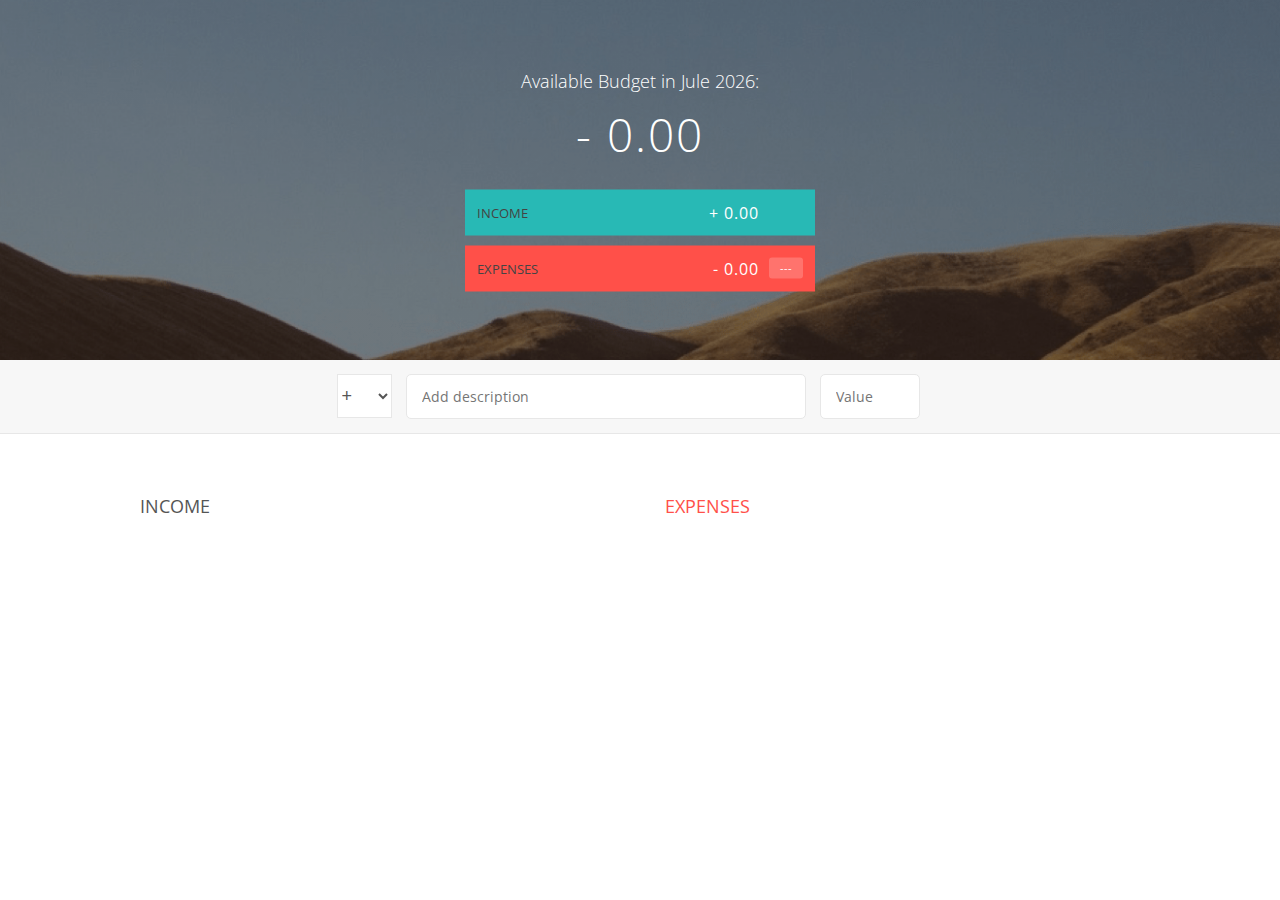
<file: Budgety_APP/index.html>
<!DOCTYPE html>
<html lang="en">
    <head>
        <meta charset="UTF-8">
        <link href="https://fonts.googleapis.com/css?family=Open+Sans:100,300,400,600" rel="stylesheet" type="text/css">
        <link href="https://code.ionicframework.com/ionicons/2.0.1/css/ionicons.min.css" rel="stylesheet" type="text/css">
        <link type="text/css" rel="stylesheet" href="style.css">
        <title>Budgety</title>
    </head>
    <body>
        
        <div class="top">
            <div class="budget">
                <div class="budget__title">
                    Available Budget in <span class="budget__title--month">%Month%</span>:
                </div>
                <div class="budget__value">+ 2,345.64</div>
                
                <div class="budget__income clearfix">
                    <div class="budget__income--text">Income</div>
                    <div class="right">
                        <div class="budget__income--value">+ 4,300.00</div>
                        <div class="budget__income--percentage">&nbsp;</div>
                    </div>
                </div>
                
                <div class="budget__expenses clearfix">
                    <div class="budget__expenses--text">Expenses</div>
                    <div class="right clearfix">
                        <div class="budget__expenses--value">- 1,954.36</div>
                        <div class="budget__expenses--percentage">45%</div>
                    </div>
                </div>
            </div>
        </div>
        
        
        
        <div class="bottom">
            <div class="add">
                <div class="add__container">
                    <select class="add__type">
                        <option value="inc" selected>+</option>
                        <option value="exp">-</option>
                    </select>
                    <input type="text" class="add__description" placeholder="Add description">
                    <input type="number" class="add__value" placeholder="Value">
                    <button class="add__btn"><i class="ion-ios-checkmark-outline"></i></button>
                </div>
            </div>
            
            <div class="container clearfix">
                <div class="income">
                    <h2 class="income__title">Income</h2>
                    
                    <div class="income__list">
                    
                    </div>
                </div>
                
                
                
                <div class="expenses">
                    <h2 class="expenses__title">Expenses</h2>
                    
                    <div class="expenses__list">
                       

                        
                    </div>
                </div>
            </div>
            
            
        </div>
        
        <script src="app.js"></script>
    </body>
</html>
</file>
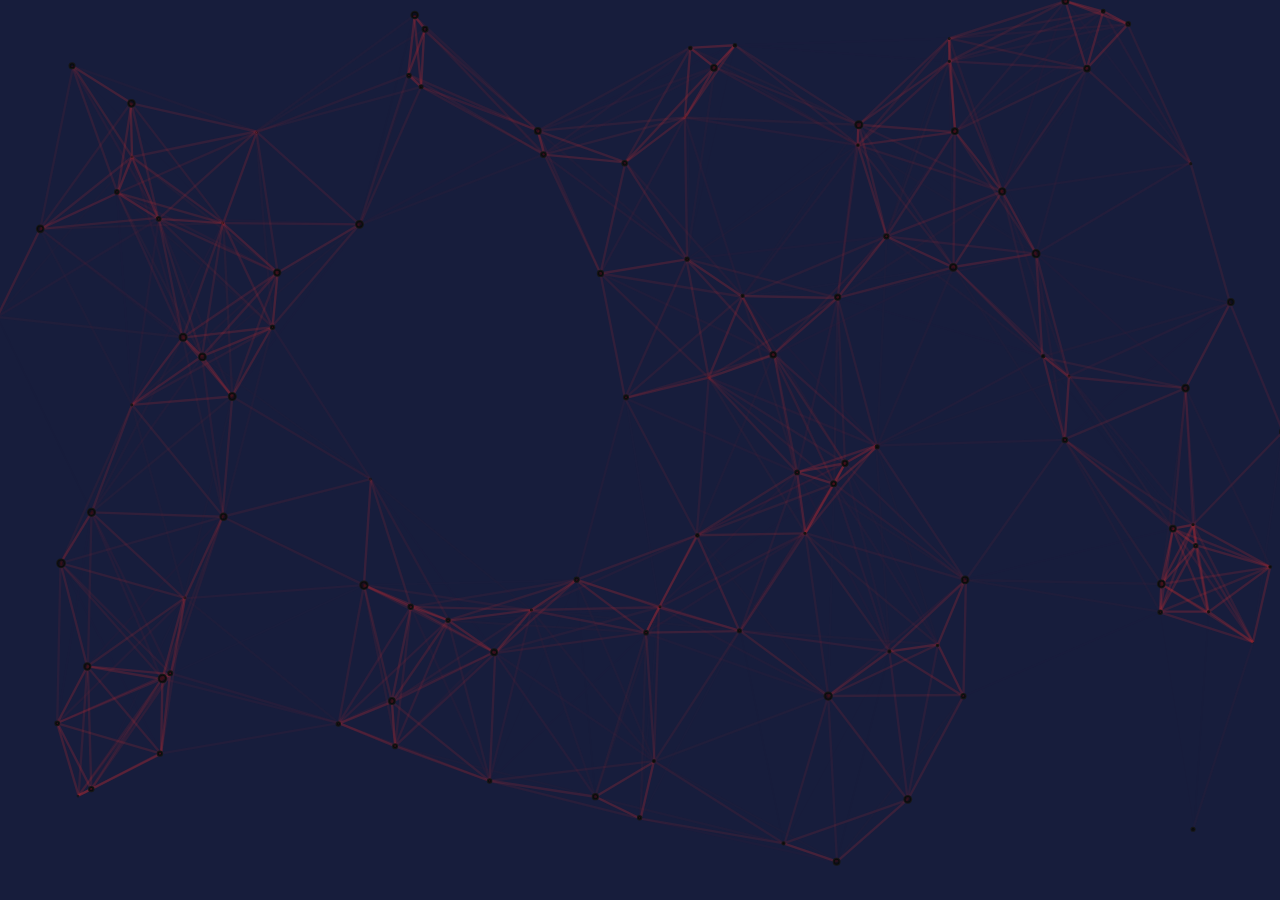
<file: Particles/index.html>
<!DOCTYPE html>
<html>
<head>
    <meta charset="utf-8" />
    <meta http-equiv="X-UA-Compatible" content="IE=edge">
    <title>Page Title</title>
    <meta name="viewport" content="width=device-width, initial-scale=1">
</head>
<body>
    
    <div id="particles">
        <div id="page-wrapper">
            
        </div>
    </div>
    
    <link rel="stylesheet" href="index.css">
    <script src="https://code.jquery.com/jquery-3.3.1.slim.min.js" integrity="sha256-3edrmyuQ0w65f8gfBsqowzjJe2iM6n0nKciPUp8y+7E="
		crossorigin="anonymous"></script>
    <script src="particles.min.js"></script>
    <script src="index.js"></script>
</body>
</html>
</file>
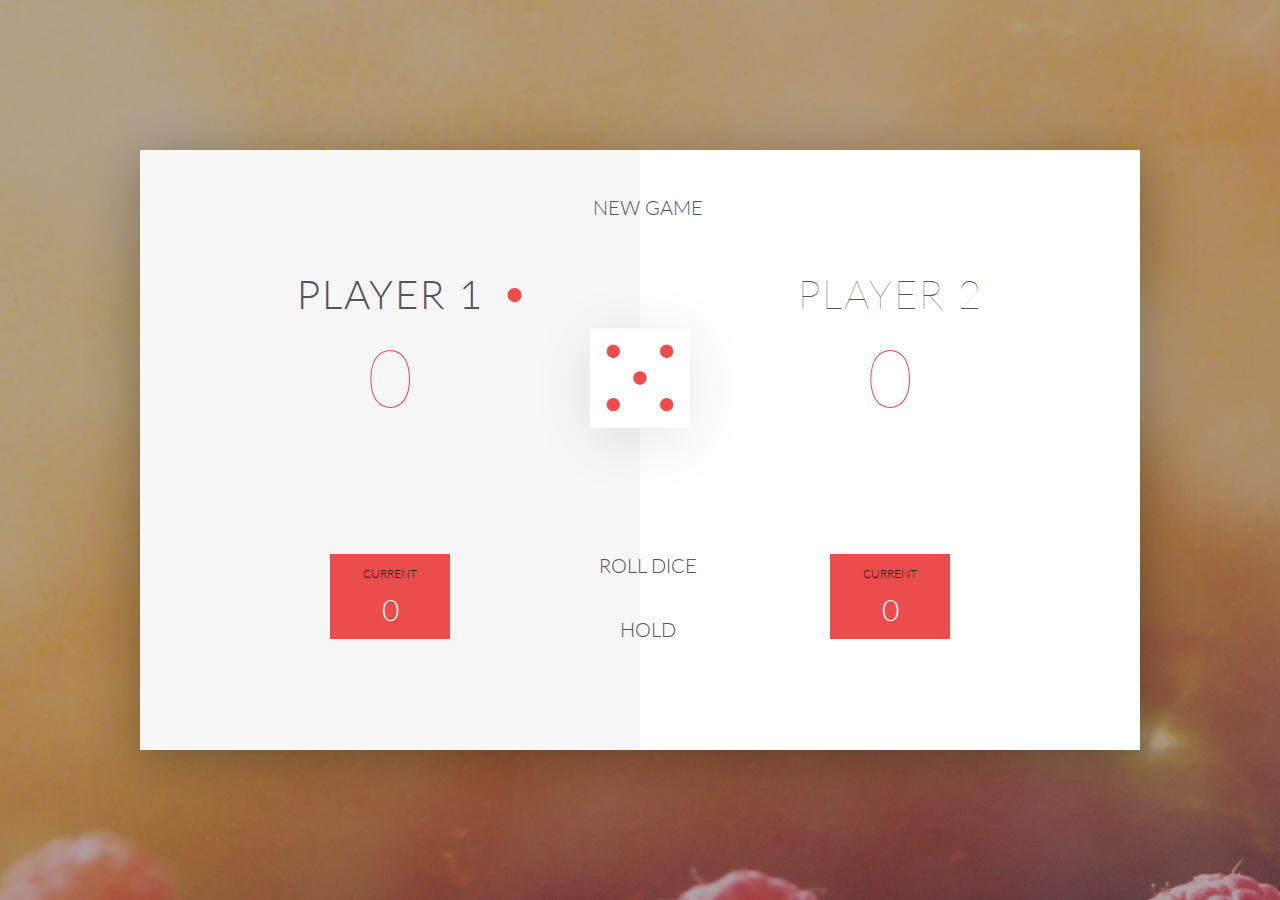
<file: PIG_GAME/index.html>
<!DOCTYPE html>
<html lang="en">
    <head>
        <meta charset="UTF-8">
        <link href="https://fonts.googleapis.com/css?family=Lato:100,300,600" rel="stylesheet" type="text/css">
        <link href="http://code.ionicframework.com/ionicons/2.0.1/css/ionicons.min.css" rel="stylesheet" type="text/css">
        <link type="text/css" rel="stylesheet" href="style.css">
        
        <title>Pig Game</title>
    </head>

    <body>
        <div class="wrapper clearfix">
            <div class="player-0-panel active">
                <div class="player-name" id="name-0">Player 1</div>
                <div class="player-score" id="score-0">43</div>
                <div class="player-current-box">
                    <div class="player-current-label">Current</div>
                    <div class="player-current-score" id="current-0">11</div>
                </div>
            </div>
            
            <div class="player-1-panel">
                <div class="player-name" id="name-1">Player 2</div>
                <div class="player-score" id="score-1">72</div>
                <div class="player-current-box">
                    <div class="player-current-label">Current</div>
                    <div class="player-current-score" id="current-1">0</div>
                </div>
            </div>
            
            <button class="btn-new"><i class="ion-ios-plus-outline"></i>New game</button>
            <button class="btn-roll"><i class="ion-ios-loop"></i>Roll dice</button>
            <button class="btn-hold"><i class="ion-ios-download-outline"></i>Hold</button>
            
            <img src="dice-5.png" alt="Dice" class="dice">
        </div>
        
        <script src="app.js"></script>
    </body>
</html>
</file>
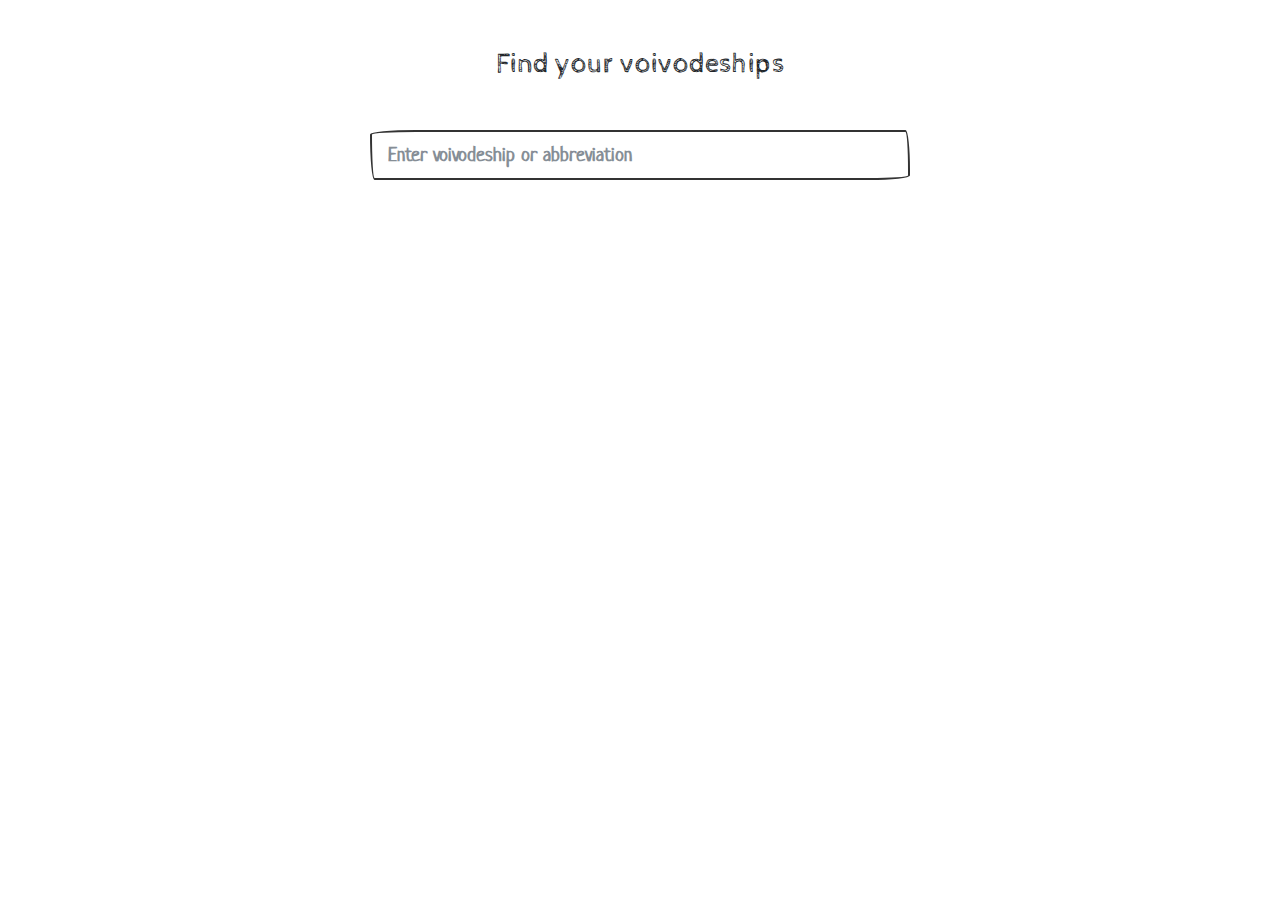
<file: QuickSearch/index.html>
<!DOCTYPE html>
<html lang="en">
<head>
    <meta charset="UTF-8">
    <meta name="viewport" content="width=device-width, initial-scale=1.0">
    <meta http-equiv="X-UA-Compatible" content="ie=edge">
    <link rel="stylesheet" href="css/bootstrap.min.css">
    <link rel="stylesheet" href="https://use.fontawesome.com/releases/v5.8.1/css/all.css" integrity="sha384-50oBUHEmvpQ+1lW4y57PTFmhCaXp0ML5d60M1M7uH2+nqUivzIebhndOJK28anvf" crossorigin="anonymous">
    <title>Find your voivodeship</title>
</head>
<body>
    <div class="container mt-5">
        <div class="row">
            <div class="col-md-6 m-auto">
                <h3 class="text-center mb-5">
                    Find your voivodeships
                </h3>
                <div class="form-group">
                    <input type="text" id="search" class="form-control form-control-lg" placeholder="Enter voivodeship or abbreviation">
                </div>
                <div id="match-list"></div>
            </div>
        </div>
    </div>
    <script src="js/app.js"></script>
</body>
</html>
</file>
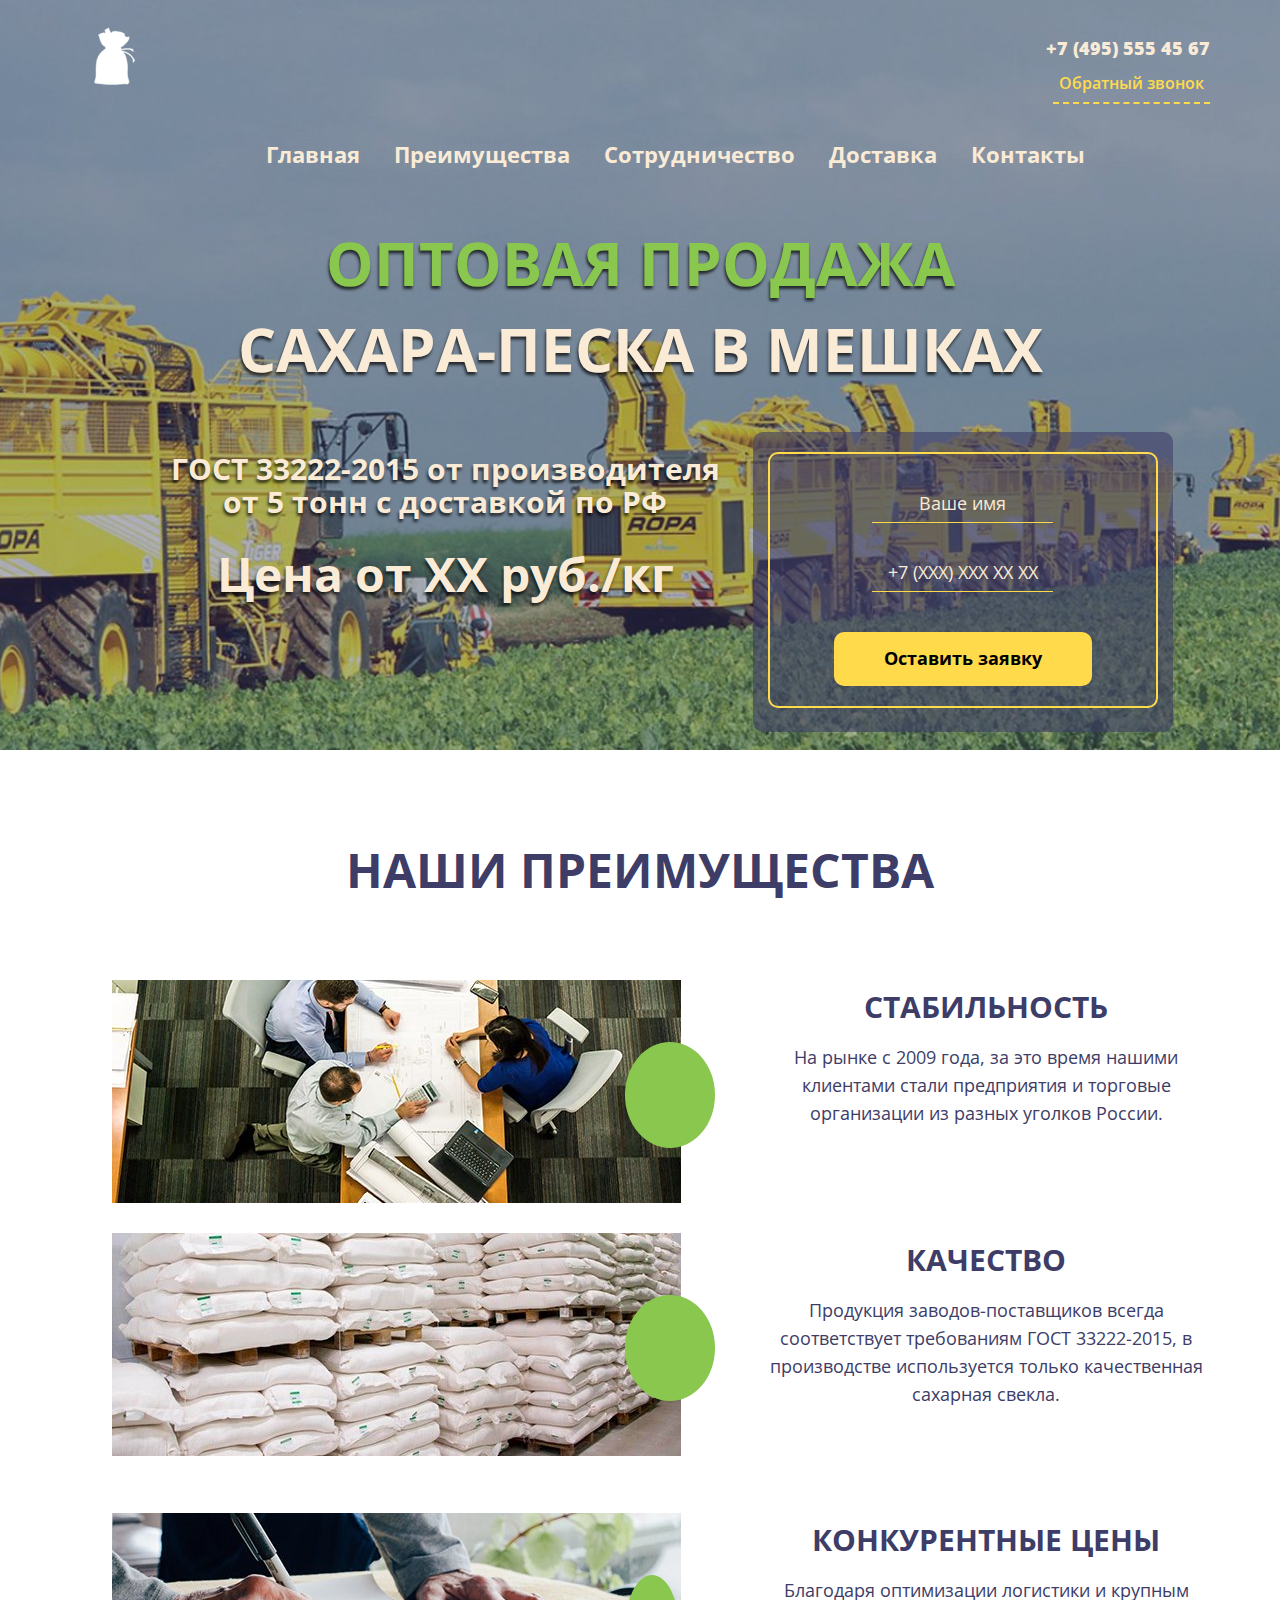
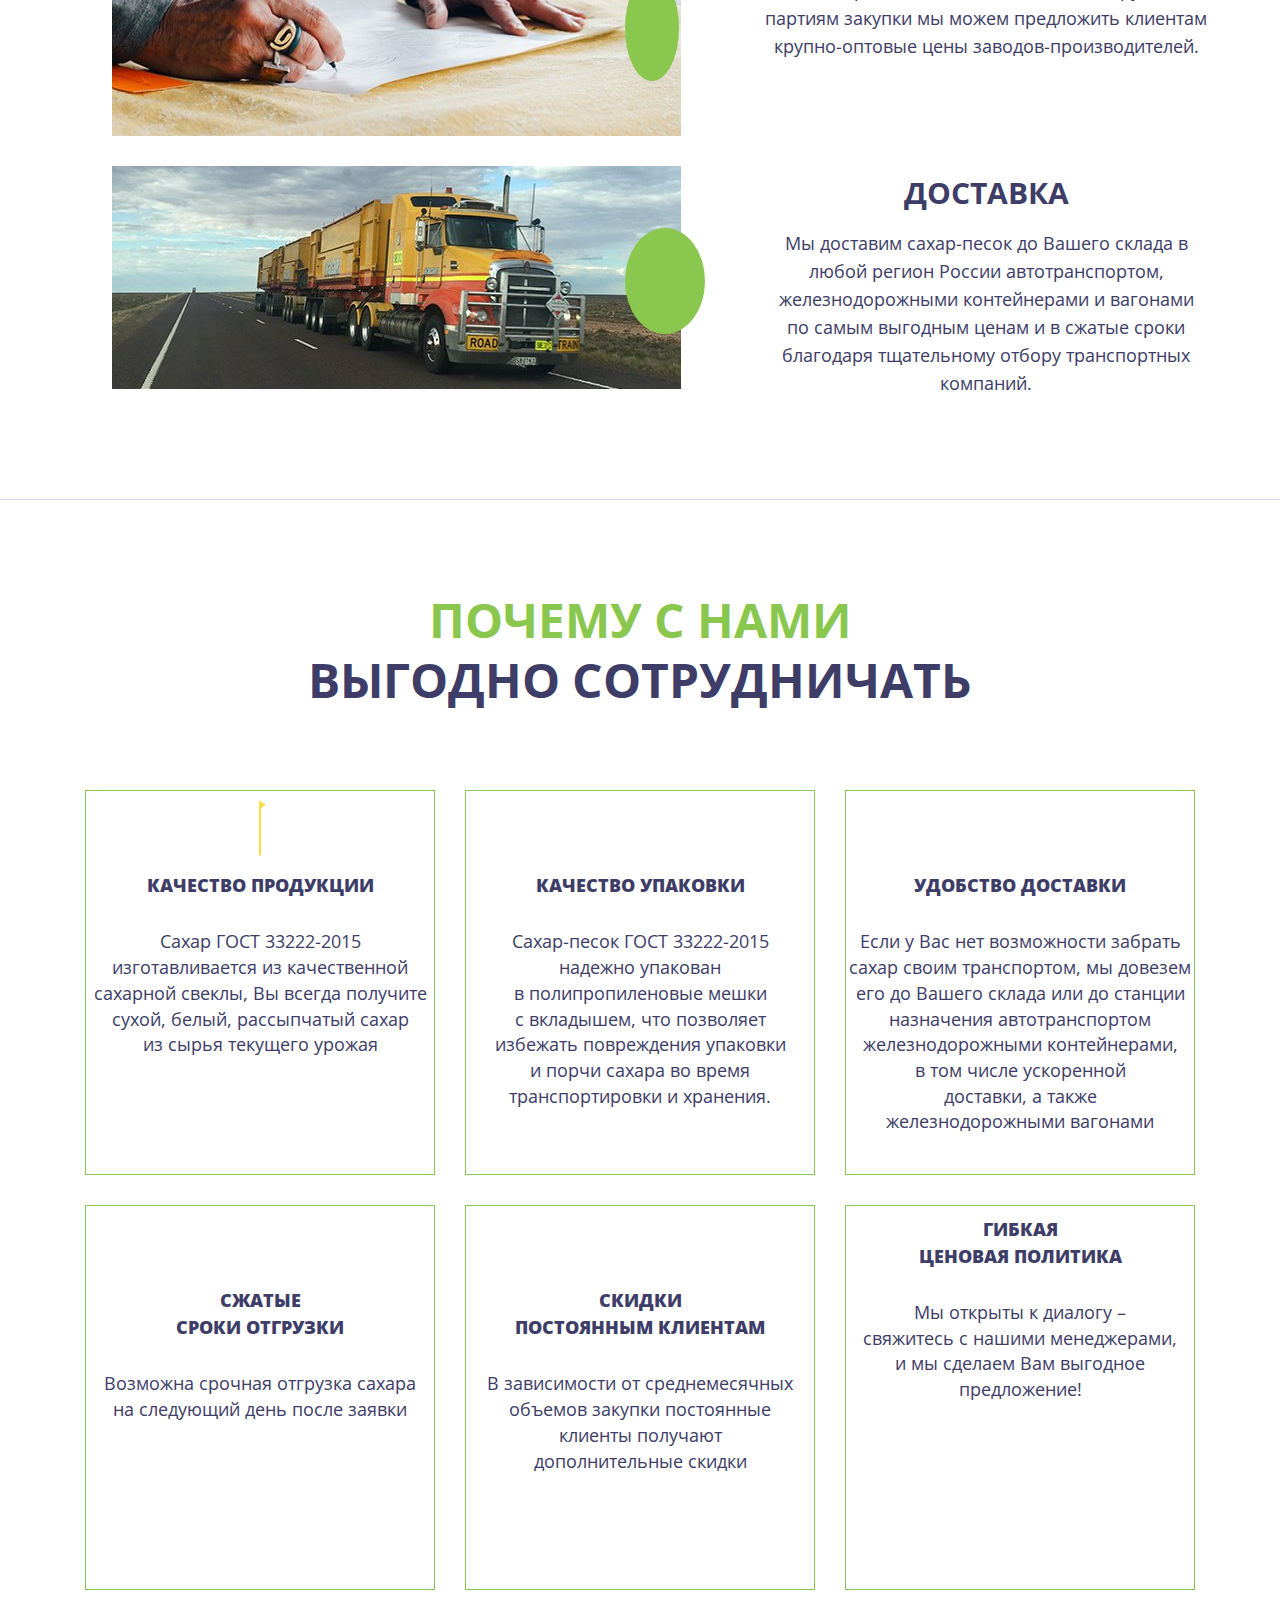
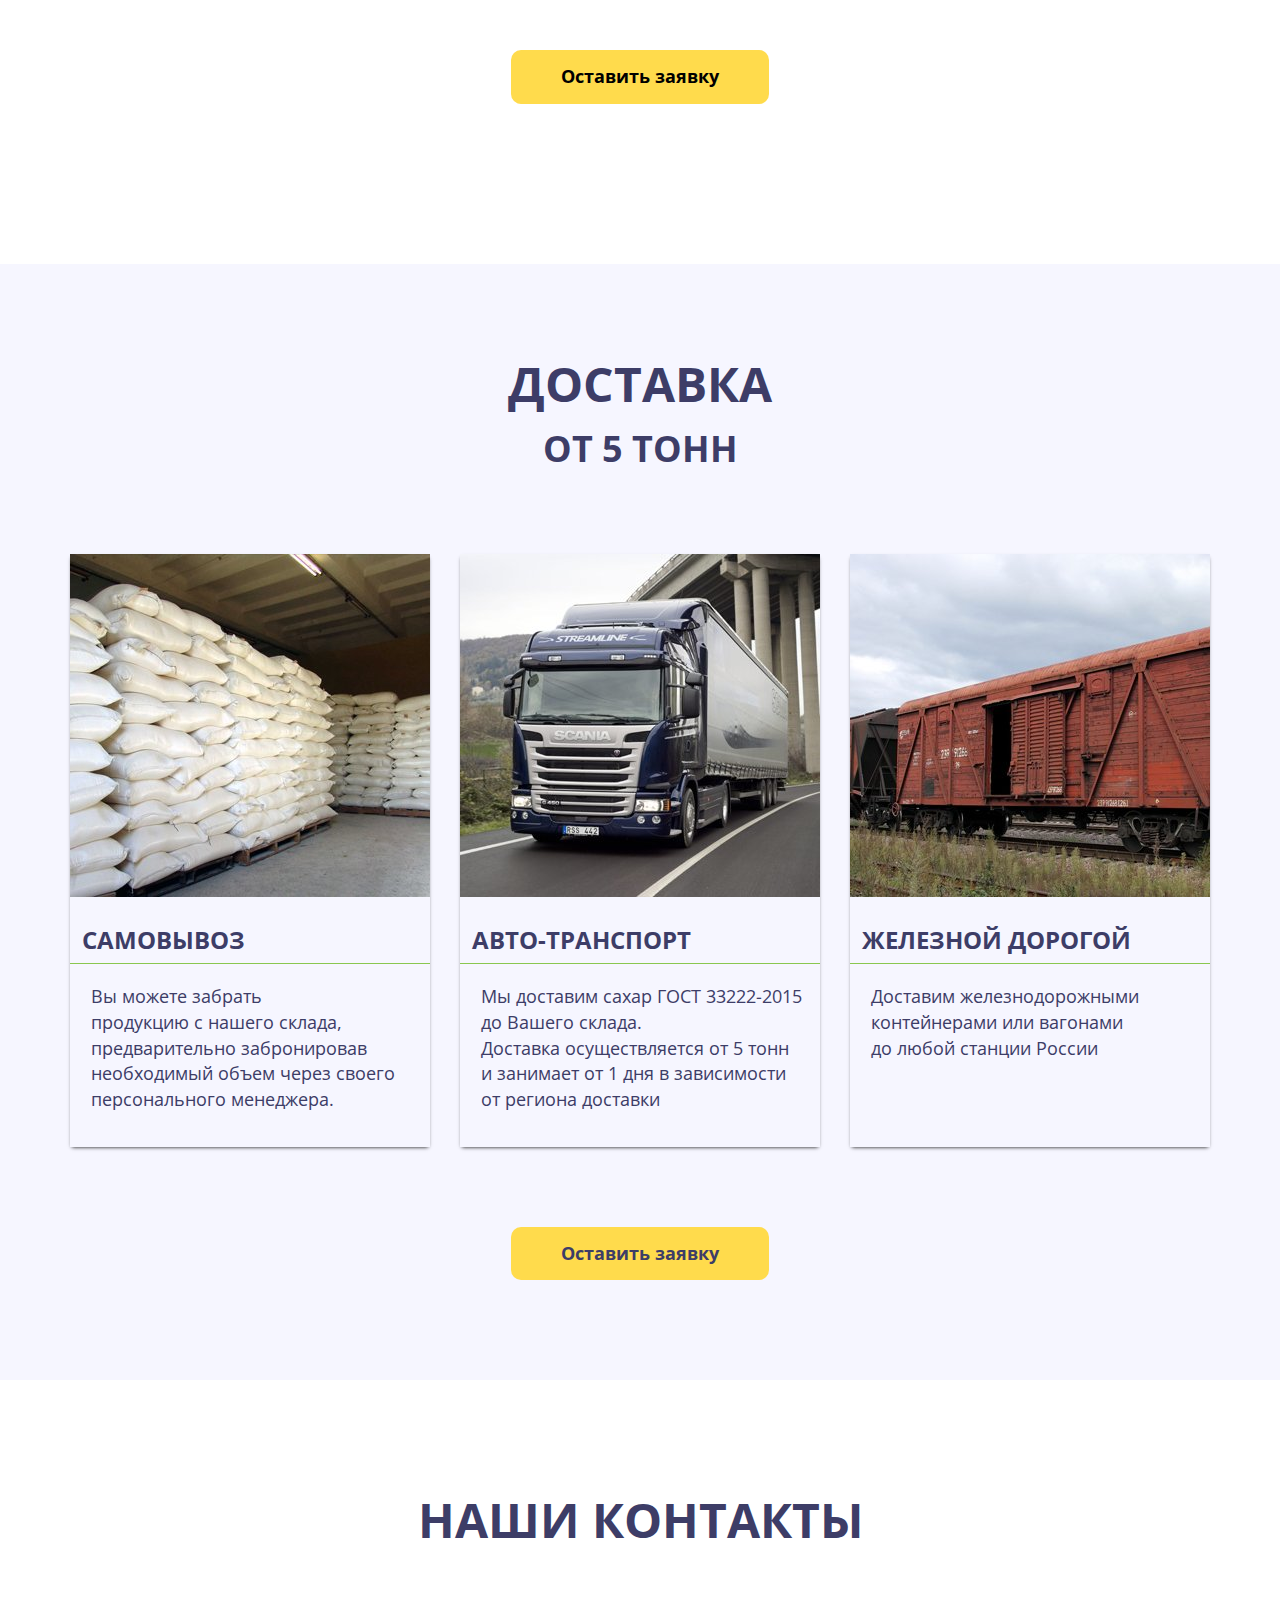
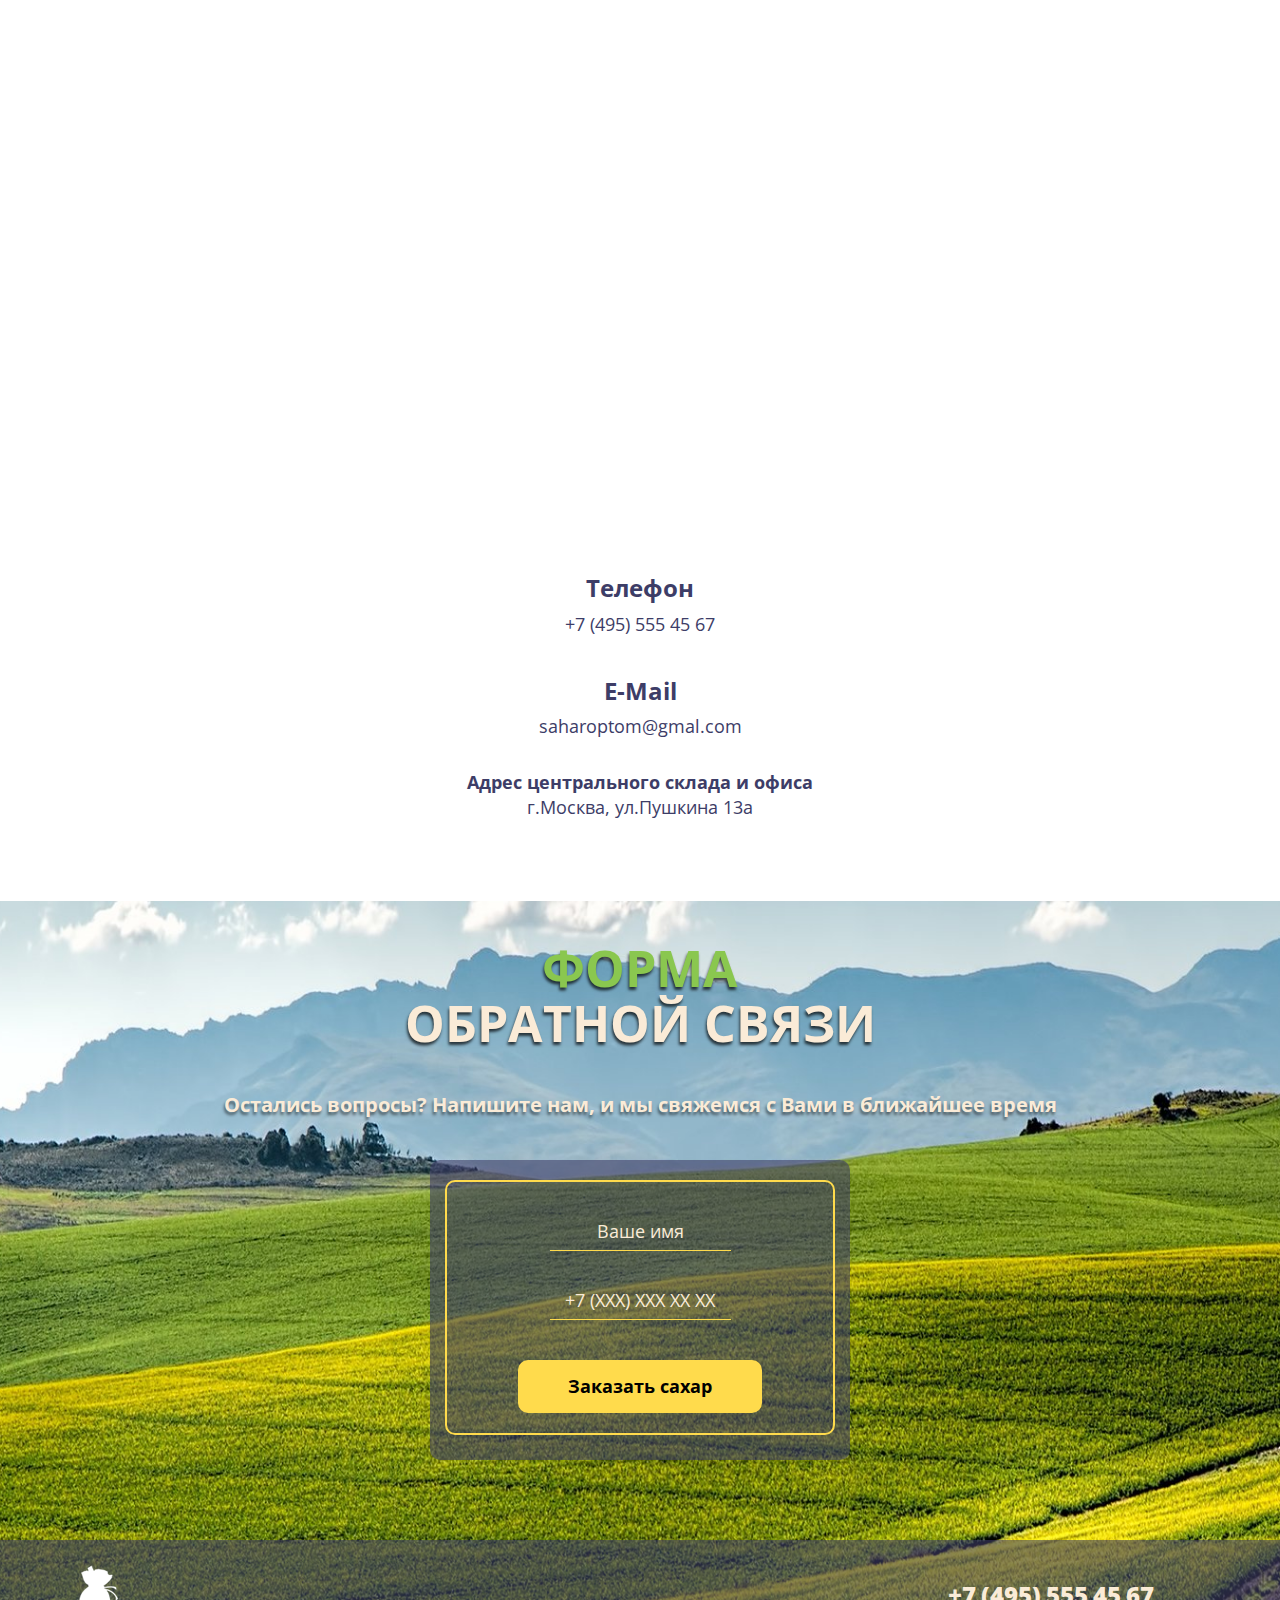
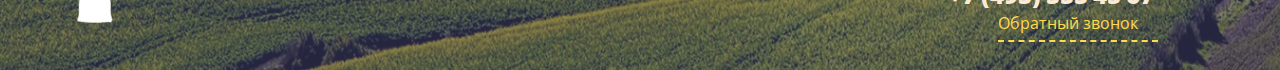
<file: Sugar/index.html>
<!DOCTYPE html>
<html lang=en>
<head>
<meta charset=UTF-8>
<meta name=viewport content="width=device-width, initial-scale=1.0">
<meta http-equiv=X-UA-Compatible content="ie=edge">
<link href=css/bootstrap.min.css rel=stylesheet property=stylesheet>
<link rel=stylesheet property=stylesheet type=text/css href=css/font-awesome.min.css>
<link rel=stylesheet property=stylesheet href=https://use.fontawesome.com/releases/v5.0.10/css/all.css integrity=sha384-+d0P83n9kaQMCwj8F4RJB66tzIwOKmrdb46+porD/OvrJ+37WqIM7UoBtwHO6Nlg crossorigin=anonymous>
<link rel=stylesheet property=stylesheet href=libs/node_modules/animate/animate.min.css>
<link rel=stylesheet property=stylesheet href=css/style.css>
<title>Document</title>
</head>
<body>
<header>
<div class=container>
<div class=row>
<div class="hidden-xs col-sm-1 col-md-1 col-lg-1">
<div class="header_logo animated jello">
<img src=images/logo.png alt=Логотип>
</div>
</div>
<div class="col-xs-6 col-sm-5 col-md-3 col-lg-2 col-xs-offset-1 col-sm-offset-3 col-md-offset-8 col-lg-offset-9">
<div class=header_phone>
<span class=header_number>
<span class=number_helper>+7<img>(495)<img>555<img>45<img>67</span>
</span>
<span class=header_call>
Обратный звонок
</span>
</div>
</div>
<div class="toggle col-xs-2 col-sm-2 col-xs-offset-1 col-sm-offset-1 hidden-lg hidden-md">
<i class="fa fa-bars nav" aria-hidden=true></i>
</div>
<nav>
<ul class="header_menu hidden-lg hidden-md">
<li><a href=#>Главная</a></li>
<li><a href=#ex1>Преимущества</a></li>
<li><a href=#ex2>Сотрудничество</a></li>
<li><a href=#ex3>Доставка</a></li>
<li><a href=#ex4>Контакты</a></li>
</ul>
</nav>
</div>
<div class=row>
<div class="hidden-xs hidden-sm col-md-12 col-lg-12 text-center">
<nav>
<ul class=header_menu>
<li><a href=#>Главная</a></li>
<li><a href=#ex1>Преимущества</a></li>
<li><a href=#ex2>Сотрудничество</a></li>
<li><a href=#ex3>Доставка</a></li>
<li><a href=#ex4>Контакты</a></li>
</ul>
</nav>
</div>
<h1 class="col-xs-12 col-sm-12">
Оптовая продажа <br>
<span>
сахара-песка в мешках
</span>
</h1>
</div>
<div class=row>
<div class="col-xs-12 col-sm-12 col-md-6 col-lg-6 col-lg-offset-1 text-center">
<h3 class=header_description>
ГОСТ 33222-2015 от производителя <br>
от 5 тонн с доставкой по РФ
</h3>
<h2 class=header_description>
Цена от ХХ руб./кг
</h2>
</div>
<div class="col-xs-12 col-sm-12 col-md-4 col-lg-4 col-md-offset-1 col-lg-offset-1 center-block">
<div class="header_form_wrapper animated lightSpeedIn">
<form action=#>
<input type=text placeholder="Ваше имя" class=center-block>
<input type=text placeholder="+7 (XXX) XXX XX XX" class=center-block>
<button class=center-block>
Оставить заявку
</button>
</form>
</div>
</div>
</div>
</div>
</header>
<section class="advantages animated bounceIn" id=ex1>
<div class=container>
<div class=row>
<div class="col-xs-12 col-sm-12 col-md-12 col-lg-12">
<h4 class="advantages_main_header text-center">
наши преимущества
</h4>
</div>
</div>
<div class=row>
<div class="hidden-xs col-sm-12 col-md-12 col-lg-7 text-center center-block">
<div class="advantages_stable advantages_wrapper">
<img src=images/stable.jpg alt=Стабильность>
<div class=advantages_icon>
<i class="fab fa-fort-awesome"></i>
</div>
</div>
</div>
<div class="clearfix visible-md-block visible-sm-block visible-xs-block"></div>
<div class="col-xs-12 col-sm-12 col-md-12 col-lg-5 text-center center-block">
<div class=advantages_stable_description>
<h6 class=advantages_description_header>
стабильность
</h6>
<p class=advantages_description>
На рынке с 2009 года, за это время нашими<br>клиентами стали предприятия и торговые<br> организации из разных уголков России.
</p>
</div>
</div>
</div>
<div class=row>
<div class="hidden-xs col-sm-12 col-md-12 col-lg-7 text-center center-block">
<div class="advantages_quality advantages_wrapper">
<img src=images/quality.jpg alt=Качество>
<div class=advantages_icon>
<i class="fas fa-thumbs-up"></i>
</div>
</div>
</div>
<div class="clearfix visible-md-block visible-sm-block visible-xs-block"></div>
<div class="col-xs-12 col-sm-12 col-md-12 col-lg-5 text-center center-block">
<div class=advantages_quality_description>
<h6 class=advantages_description_header>
качество
</h6>
<p class=advantages_description>
Продукция заводов-поставщиков всегда<br> соответствует требованиям ГОСТ 33222-2015, в<br> производстве используется только качественная<br> сахарная свекла.
</p>
</div>
</div>
</div>
<div class=row>
<div class="hidden-xs col-sm-12 col-md-12 col-lg-7 text-center center-block">
<div class="advantages_price advantages_wrapper">
<img src=images/price.jpg alt=Цена>
<div class=advantages_icon>
<i class="far fa-money-bill-alt"></i>
</div>
</div>
</div>
<div class="clearfix visible-md-block visible-sm-block visible-xs-block"></div>
<div class="col-xs-12 col-sm-12 col-md-12 col-lg-5 text-center center-block">
<div class=advantages_price_description>
<h6 class=advantages_description_header>
конкурентные цены
</h6>
<p class=advantages_description>
Благодаря оптимизации логистики и крупным<br> партиям закупки мы можем предложить клиентам<br> крупно-оптовые цены заводов-производителей.
</p>
</div>
</div>
</div>
<div class=row>
<div class="hidden-xs col-sm-12 col-md-12 col-lg-7 text-center center-block">
<div class="advantages_delivery advantages_wrapper">
<img src=images/delivery.jpg alt=Доставка>
<div class=advantages_icon>
<i class="fas fa-truck"></i>
</div>
</div>
</div>
<div class="clearfix visible-md-block visible-sm-block visible-xs-block"></div>
<div class="col-xs-12 col-sm-12 col-md-12 col-lg-5 text-center center-block">
<div class=advantages_delivery_description>
<h6 class=advantages_description_header>
доставка
</h6>
<p class="advantages_description advantages_delivery_helper">
Мы доставим сахар-песок до Вашего склада в<br> любой регион России автотранспортом,<br> железнодорожными контейнерами и вагонами<br>
по самым выгодным ценам и в сжатые сроки<br> благодаря тщательному отбору транспортных<br> компаний.
</p>
</div>
</div>
</div>
</section>
<hr>
<section class=cooperation id=ex2>
<div class=container>
<div class=row>
<div class="col-xs-12 col-sm-12 col-md-12 col-lg-12 text-center center-block">
<h4 class=cooperation_main_header>
<span>почему с нами</span><br>выгодно сотрудничать
</h4>
</div>
</div>
<div class="col-xs-12 col-sm-6 col-md-6 col-lg-4">
<div class=cooperation_items>
<i class="fas fa-check"></i>
<h6 class=cooperation_header>
качество продукции
</h6>
<p class=cooperation_description>
Сахар ГОСТ 33222-2015<br>изготавливается из качественной<br>сахарной свеклы, Вы всегда получите<br>сухой, белый, рассыпчатый сахар<br>из сырья текущего урожая
</p>
</div>
</div>
<div class="clearfix visible-xs-block"></div>
<div class="col-xs-12 col-sm-6 col-md-6 col-lg-4">
<div class=cooperation_items>
<i class="fab fa-dropbox"></i>
<h6 class=cooperation_header>
качество упаковки
</h6>
<p class=cooperation_description>
Сахар-песок ГОСТ 33222-2015<br> надежно упакован<br>
в полипропиленовые мешки<br>
с вкладышем, что позволяет<br> избежать повреждения упаковки<br>
и порчи сахара во время<br>транспортировки и хранения.
</p>
</div>
</div>
<div class="clearfix visible-md-block visible-sm-block visible-xs-block"></div>
<div class="col-xs-12 col-sm-6 col-md-6 col-lg-4">
<div class=cooperation_items>
<i class="fas fa-taxi"></i>
<h6 class=cooperation_header>
удобство доставки
</h6>
<p class=cooperation_description>
Если у Вас нет возможности забрать<br> сахар своим транспортом, мы довезем<br> его до Вашего склада или до станции<br> назначения автотранспортом<br>
железнодорожными контейнерами,
<br>в том числе ускоренной <br>доставки,
а также<br>железнодорожными вагонами
</p>
</div>
</div>
<div class="visible-lg-block visible-xs-block"></div>
<div class="col-xs-12 col-sm-6 col-md-6 col-lg-4">
<div class=cooperation_items>
<i class="fab fa-stack-overflow"></i>
<h6 class=cooperation_header>
сжатые<br>сроки отгрузки
</h6>
<p class=cooperation_description>
Возможна срочная отгрузка сахара<br>
на следующий день после заявки
</p>
</div>
</div>
<div class="clearfix visible-md-block visible-sm-block"></div>
<div class="col-xs-12 col-sm-6 col-md-6 col-lg-4">
<div class=cooperation_items>
<i class="fas fa-percent"></i>
<h6 class=cooperation_header>
скидки<br>постоянным клиентам
</h6>
<p class=cooperation_description>
В зависимости от среднемесячных<br>объемов закупки постоянные<br>клиенты получают<br>
дополнительные скидки
</p>
</div>
</div>
<div class="clearfix visible-xs-block"></div>
<div class="col-xs-12 col-sm-6 col-md-6 col-lg-4">
<div class=cooperation_items>
<i class="fas fa-sliders-h"></i>
<h6 class=cooperation_header>
гибкая<br>ценовая политика
</h6>
<p class=cooperation_description>
Мы открыты к диалогу –<br>
свяжитесь с нашими менеджерами,<br>
и мы сделаем Вам выгодное<br> предложение!
</p>
</div>
</div>
<div class=row>
<div class="col-xs-12 col-sm-12 col-md-12 col-lg-12">
<button class="center-block cooperation_button">
Оставить заявку
</button>
</div>
</div>
</div>
</section>
<section class=delivery id=ex3>
<div class=container>
<div class=row>
<div class="col-xs-12 col-sm-12 col-md-12 col-lg-12 text-center center-block">
<h4 class=delivery_main_header>
доставка <br><span class=delivery_weight>от 5 тонн</span>
</h4>
</div>
</div>
<div class=row>
<div class="col-xs-12 col-sm-12 col-md-12 col-lg-4 center-block text-center">
<div class=delivery_card>
<img src=images/self_delivery.jpg alt=Самовывоз>
<h6 class=delivery_card_header>
самовывоз
</h6>
<p class=delivery_card_description>
Вы можете забрать<br>
продукцию с нашего склада,<br>
предварительно забронировав<br>необходимый объем через своего<br>
персонального менеджера.
</p>
</div>
</div>
<div class="clearfix visible-md-block visible-sm-block visible-xs-block"></div>
<div class="col-xs-12 col-sm-12 col-md-12 col-lg-4 center-block text-center">
<div class=delivery_card>
<img src=images/auto.jpg alt=Самовывоз>
<h6 class=delivery_card_header>
авто-транспорт
</h6>
<p class=delivery_card_description>
Мы доставим сахар ГОСТ 33222-2015<br>до Вашего склада.<br>
Доставка осуществляется от 5 тонн<br>
и занимает от 1 дня в зависимости<br>
от региона доставки
</p>
</div>
</div>
<div class="clearfix visible-md-block visible-sm-block visible-xs-block"></div>
<div class="col-xs-12 col-sm-12 col-md-12 col-lg-4 center-block text-center">
<div class=delivery_card>
<img src=images/trail.jpg alt=Самовывоз>
<h6 class=delivery_card_header>
железной дорогой
</h6>
<p class=delivery_card_description>
Доставим железнодорожными<br>контейнерами или вагонами<br>
до любой станции России
</p>
</div>
</div>
</div>
<div class=row>
<div class="col-xs-12 col-sm-12 col-md-12 col-lg-12 text-center center-block">
<button class=delivery_button>
Оставить заявку
</button>
</div>
</div>
</div>
</section>
<section class=contacts id=ex4>
<div class=container>
<div class=row>
<div class="col-xs-12 col-sm-12 col-md-12 col-lg-12 text-center center-block">
<h4 class=contacts_main_header>
наши контакты
</h4>
</div>
</div>
</div>
<iframe src="https://www.google.com/maps/embed?pb=!1m18!1m12!1m3!1d287520.758525575!2d37.345333101614216!3d55.73668214299031!2m3!1f0!2f0!3f0!3m2!1i1024!2i768!4f13.1!3m3!1m2!1s0x46b54afc73d4b0c9%3A0x3d44d6cc5757cf4c!2z0JzQvtGB0LrQstCwLCDQoNC-0YHRgdC40Y8!5e0!3m2!1sru!2sua!4v1524241946751" width=100% height=500 frameborder=0 style=border:0 allowfullscreen></iframe>
<div class=container>
<div class=row>
<div class="col-xs-12 col-sm-12 col-md-12 col-lg-12 text-center center-block">
<div class=contacts_phone>
<h5>
телефон
</h5>
<span>
<span class="contacts_items number_helper">+7<img>(495)<img>555<img>45<img>67</span>
</span>
</div>
<div class=contacts_email>
<h5>
e-mail
</h5>
<span class=contacts_items>
saharoptom@gmal.com
</span>
</div>
<div class=contacts_addres>
<div class="contacts_items contacts_addres_item">
Адрес центрального склада и офиса
</div>
<div class=contacts_items>
г.Москва, ул.Пушкина 13а
</div>
</div>
</div>
</div>
</div>
</section>
<footer>
<div class=container>
<div class=row>
<div class="col-xs-12 col-sm-12 col-md-12 col-lg-12 text-center center-block">
<h3 class=footer_main_header>
форма<br><span>обратной связи</span>
</h3>
<p class=footer_description>
Остались вопросы? Напишите нам,
и мы свяжемся с Вами в ближайшее время
</p>
<div class="header_form_wrapper footer_form_wrapper animated lightSpeedIn">
<form action=#>
<input type=text placeholder="Ваше имя" class=center-block>
<input type=text placeholder="+7 (XXX) XXX XX XX" class=center-block>
<button class=center-block>
Заказать сахар
</button>
</form>
</div>
</div>
</div>
</div>
<div class=footer_phone_wrapper>
<div class=container>
<div class=row>
<div class="col-xs-1 col-sm-1 col-md-1 col-lg-1">
<div class="footer_logo animated jello">
<img src=images/logo.png alt=Логотип>
</div>
</div>
<div class="col-xs-7 col-sm-4 col-md-3 col-lg-3 col-xs-offset-4 col-sm-offset-7 col-md-offset-8 col-lg-offset-8">
<div class=footer_phone>
<span class=footer_number>
<span class=number_helper>+7<img>(495)<img>555<img>45<img>67</span>
</span>
<span class=footer_call>
Обратный звонок
</span>
</div>
</div>
</div>
</div>
</div>
</footer>
<script src=https://ajax.googleapis.com/ajax/libs/jquery/3.2.1/jquery.min.js></script>
<script>$(document).ready(function(){$(".nav").click(function(){$("ul").toggleClass("in_work")})});</script>
<script>$(".header_menu").on("click","a",function(a){a.preventDefault();var c=$(this).attr("href"),b=$(c).offset().top;$("body,html").animate({scrollTop:b},2500)});</script>
</body>
</html>
</file>
<file: Budgety_APP/style.css>
/**********************************************
*** GENERAL
**********************************************/

* {
    margin: 0;
    padding: 0;
    box-sizing: border-box;
}

.clearfix::after {
    content: "";
    display: table;
    clear: both;
}

body {
    color: #555;
    font-family: Open Sans;
    font-size: 16px;
    position: relative;
    height: 100vh;
    font-weight: 400;
}

.right { float: right; }
.red { color: #FF5049 !important; }
.red-focus:focus { border: 1px solid #FF5049 !important; }

/**********************************************
*** TOP PART
**********************************************/

.top {
    height: 40vh;
    background-image: linear-gradient(rgba(0, 0, 0, 0.35), rgba(0, 0, 0, 0.35)), url(back.png);
    background-size: cover;
    background-position: center;
    position: relative;
}

.budget {
    position: absolute;
    width: 350px;
    top: 50%;
    left: 50%;
    transform: translate(-50%, -50%);
    color: #fff;
}

.budget__title {
    font-size: 18px;
    text-align: center;
    margin-bottom: 10px;
    font-weight: 300;
}

.budget__value {
    font-weight: 300;
    font-size: 46px;
    text-align: center;
    margin-bottom: 25px;
    letter-spacing: 2px;
}

.budget__income,
.budget__expenses {
    padding: 12px;
    text-transform: uppercase;
}

.budget__income {
    margin-bottom: 10px;
    background-color: #28B9B5;
}

.budget__expenses {
    background-color: #FF5049;
}

.budget__income--text,
.budget__expenses--text {
    float: left;
    font-size: 13px;
    color: #444;
    margin-top: 2px;
}

.budget__income--value,
.budget__expenses--value {
    letter-spacing: 1px;
    float: left;
}

.budget__income--percentage,
.budget__expenses--percentage {
    float: left;
    width: 34px;
    font-size: 11px;
    padding: 3px 0;
    margin-left: 10px;
}

.budget__expenses--percentage {
    background-color: rgba(255, 255, 255, 0.2);
    text-align: center;
    border-radius: 3px;
}


/**********************************************
*** BOTTOM PART
**********************************************/

/***** FORM *****/
.add {
    padding: 14px;
    border-bottom: 1px solid #e7e7e7;
    background-color: #f7f7f7;
}

.add__container {
    margin: 0 auto;
    text-align: center;
}

.add__type {
    width: 55px;
    border: 1px solid #e7e7e7;
    height: 44px;
    font-size: 18px;
    color: inherit;
    background-color: #fff;
    margin-right: 10px;
    font-weight: 300;
    transition: border 0.3s;
}

.add__description,
.add__value {
    border: 1px solid #e7e7e7;
    background-color: #fff;
    color: inherit;
    font-family: inherit;
    font-size: 14px;
    padding: 12px 15px;
    margin-right: 10px;
    border-radius: 5px;
    transition: border 0.3s;
}

.add__description { width: 400px;}
.add__value { width: 100px;}

.add__btn {
    font-size: 35px;
    background: none;
    border: none;
    color: #28B9B5;
    cursor: pointer;
    display: inline-block;
    vertical-align: middle;
    line-height: 1.1;
    margin-left: 10px;
}

.add__btn:active { transform: translateY(2px); }

.add__type:focus,
.add__description:focus,
.add__value:focus {
    outline: none;
    border: 1px solid #28B9B5;
}

.add__btn:focus { outline: none; }

/***** LISTS *****/
.container {
    width: 1000px;
    margin: 60px auto;
}

.income {
    float: left;
    width: 475px;
    margin-right: 50px;
}

.expenses {
    float: left;
    width: 475px;
}

h2 {
    text-transform: uppercase;
    font-size: 18px;
    font-weight: 400;
    margin-bottom: 15px;
}

.icome__title { color: #28B9B5; }
.expenses__title { color: #FF5049; }

.item {
    padding: 13px;
    border-bottom: 1px solid #e7e7e7;
}

.item:first-child { border-top: 1px solid #e7e7e7; }
.item:nth-child(even) { background-color: #f7f7f7; }

.item__description {
    float: left;
}

.item__value {
    float: left;
    transition: transform 0.3s;
}

.item__percentage {
    float: left;
    margin-left: 20px;
    transition: transform 0.3s;
    font-size: 11px;
    background-color: #FFDAD9;
    padding: 3px;
    border-radius: 3px;
    width: 32px;
    text-align: center;
}

.income .item__value,
.income .item__delete--btn {
    color: #28B9B5;
}

.expenses .item__value,
.expenses .item__percentage,
.expenses .item__delete--btn {
    color: #FF5049;
}


.item__delete {
    float: left;
}

.item__delete--btn {
    font-size: 22px;
    background: none;
    border: none;
    cursor: pointer;
    display: inline-block;
    vertical-align: middle;
    line-height: 1;
    display: none;
}

.item__delete--btn:focus { outline: none; }
.item__delete--btn:active { transform: translateY(2px); }

.item:hover .item__delete--btn { display: block; }
.item:hover .item__value { transform: translateX(-20px); }
.item:hover .item__percentage { transform: translateX(-20px); }


.unpaid {
    background-color: #FFDAD9 !important;
    cursor: pointer;
    color: #FF5049;

}

.unpaid .item__percentage { box-shadow: 0 2px 6px 0 rgba(0, 0, 0, 0.1); }
.unpaid:hover .item__description { font-weight: 900; }
</file>
<file: Particles/index.css>
html,body {
    background-color: #171d3c;
    margin: 0;
    padding: 0;
}
#particles {
    position: fixed;
    top: 0;
    left: 0;
    z-index: 1;
    width: 100%;
    height: 100%;
}
</file>
<file: PIG_GAME/style.css>
/**********************************************
*** GENERAL
**********************************************/

* {
    margin: 0;
    padding: 0;
    box-sizing: border-box;
    
}

.clearfix::after {
    content: "";
    display: table;
    clear: both;
}

body {
    background-image: linear-gradient(rgba(62, 20, 20, 0.4), rgba(62, 20, 20, 0.4)), url(back.jpg);
    background-size: cover;
    background-position: center;
    font-family: Lato;
    font-weight: 300;
    position: relative;
    height: 100vh;
    color: #555;
}

.wrapper {
    width: 1000px;
    position: absolute;
    top: 50%;
    left: 50%;
    transform: translate(-50%, -50%);
    background-color: #fff;
    box-shadow: 0px 10px 50px rgba(0, 0, 0, 0.3);
    overflow: hidden;
}

.player-0-panel,
.player-1-panel {
    width: 50%;
    float: left;
    height: 600px;
    padding: 100px;
}



/**********************************************
*** PLAYERS
**********************************************/

.player-name {
    font-size: 40px;
    text-align: center;
    text-transform: uppercase;
    letter-spacing: 2px;
    font-weight: 100;
    margin-top: 20px;
    margin-bottom: 10px;
    position: relative;
}

.player-score {
    text-align: center;
    font-size: 80px;
    font-weight: 100;
    color: #EB4D4D;
    margin-bottom: 130px;
}

.active { background-color: #f7f7f7; }
.active .player-name { font-weight: 300; }

.active .player-name::after {
    content: "\2022";
    font-size: 47px;
    position: absolute;
    color: #EB4D4D;
    top: -7px;
    right: 10px;
    
}

.player-current-box {
    background-color: #EB4D4D;
    color: #fff;
    width: 40%;
    margin: 0 auto;
    padding: 12px;
    text-align: center;
}

.player-current-label {
    text-transform: uppercase;
    margin-bottom: 10px;
    font-size: 12px;
    color: #222;
}

.player-current-score {
    font-size: 30px;
}

button {
    position: absolute;
    width: 200px;
    left: 50%;
    transform: translateX(-50%);
    color: #555;
    background: none;
    border: none;
    font-family: Lato;
    font-size: 20px;
    text-transform: uppercase;
    cursor: pointer;
    font-weight: 300;
    transition: background-color 0.3s, color 0.3s;
}

button:hover { font-weight: 600; }
button:hover i { margin-right: 20px; }

button:focus {
    outline: none;
}

i {
    color: #EB4D4D;
    display: inline-block;
    margin-right: 15px;
    font-size: 32px;
    line-height: 1;
    vertical-align: text-top;
    margin-top: -4px;
    transition: margin 0.3s;
}

.btn-new { top: 45px;}
.btn-roll { top: 403px;}
.btn-hold { top: 467px;}

.dice {
    position: absolute;
    left: 50%;
    top: 178px;
    transform: translateX(-50%);
    height: 100px;
    box-shadow: 0px 10px 60px rgba(0, 0, 0, 0.10);
}

.winner { background-color: #f7f7f7; }
.winner .player-name { font-weight: 300; color: #EB4D4D; }
</file>
